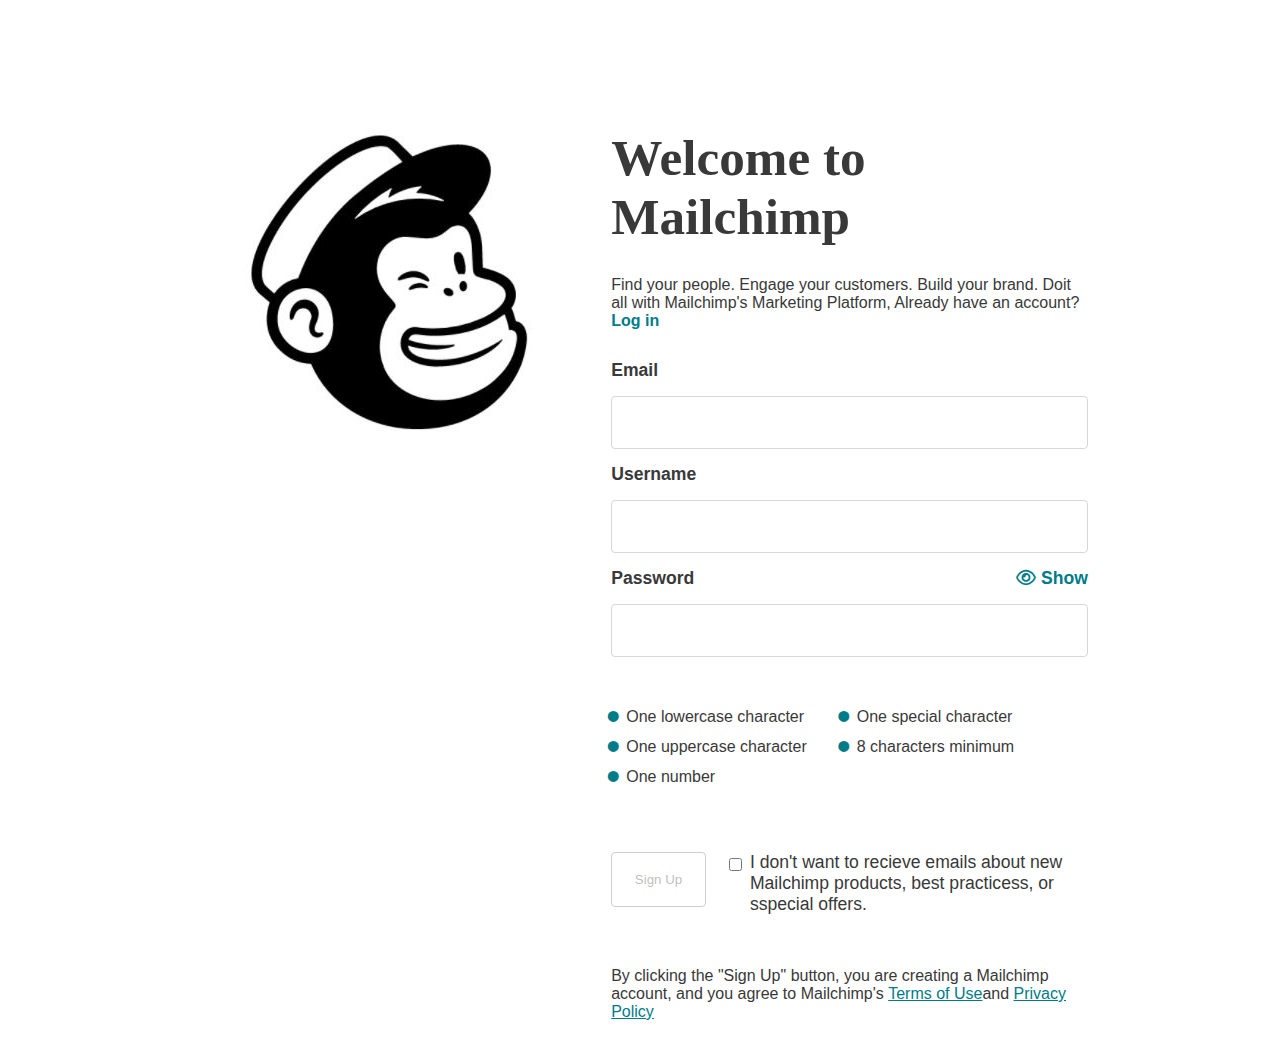
<file: index.html>
<!DOCTYPE html>
<html lang="en">
<head>
    <meta charset="UTF-8">
    <meta http-equiv="X-UA-Compatible" content="IE=edge">
    <meta name="viewport" content="width=device-width, initial-scale=1.0">
    <link rel="stylesheet" href="main.css">
    <link rel="stylesheet" href="https://cdnjs.cloudflare.com/ajax/libs/font-awesome/6.0.0-beta3/css/all.min.css">
    <title>Mailchimp Form</title>
</head>
<body>
    <main class="main">
        <aside>
            <img src="./img/logo-chimp.JPG" alt="Logo Mailchimp">
        </aside>
        <section class="form-section">
            <h2>Welcome to Mailchimp</h2>
            <p>Find your people. Engage your customers. Build your brand. Doit all
                with Mailchimp's Marketing Platform, Already have an account? <a href="#">Log in</a>
            </p>
            <form class="form-section__form">
                <label for="email">Email</label>
                <input type="email" name="email" id="email" required email>

                <label for="username">Username</label>
                <input type="text" name="username" id="username">

                <label for="password" class="form-section__pass--labelpass">Password<span><i class="far fa-eye"></i> Show</span></label>
                <input type="password" name="password" id="password" pattern="^(?=.*[a-z])(?=.*[A-Z])(?=.*[0-9])(?=.*[$@#&!]).{8,20}$" class="form-section__pass" required> 

                <div class="form-section__form__lists">
                    <ul class="form-section__form--list1">
                        <li>One lowercase character</li>
                        <li>One uppercase character</li>
                        <li>One number</li>
                    </ul>
                    <ul class="form-section__form--list2">
                        <li>One special character</li>
                        <li>8 characters minimum</li>
                    </ul>
                </div>
                <div class="form-section__form__signup">
                    <button class="form-section__form--btn" type="submit" disabled>Sign Up</button>
                    <label>
                    <input type="checkbox" name="not-recieve-mail" id="not-recieve-mail">
                       <p> I don't want to recieve emails about new
                        Mailchimp products, best practicess, or sspecial
                        offers.
                        <p>
                    </label>
                </div>

            </form>
            <div class="terms-of-use">
                <p>By clicking the "Sign Up" button, you are creating a Mailchimp account, and you 
                    agree to Mailchimp's <a href="#">Terms of Use</a>and <a href="#">Privacy Policy</a></p>
            </div>
        </section>
    </main>
</body>
</html>
</file>
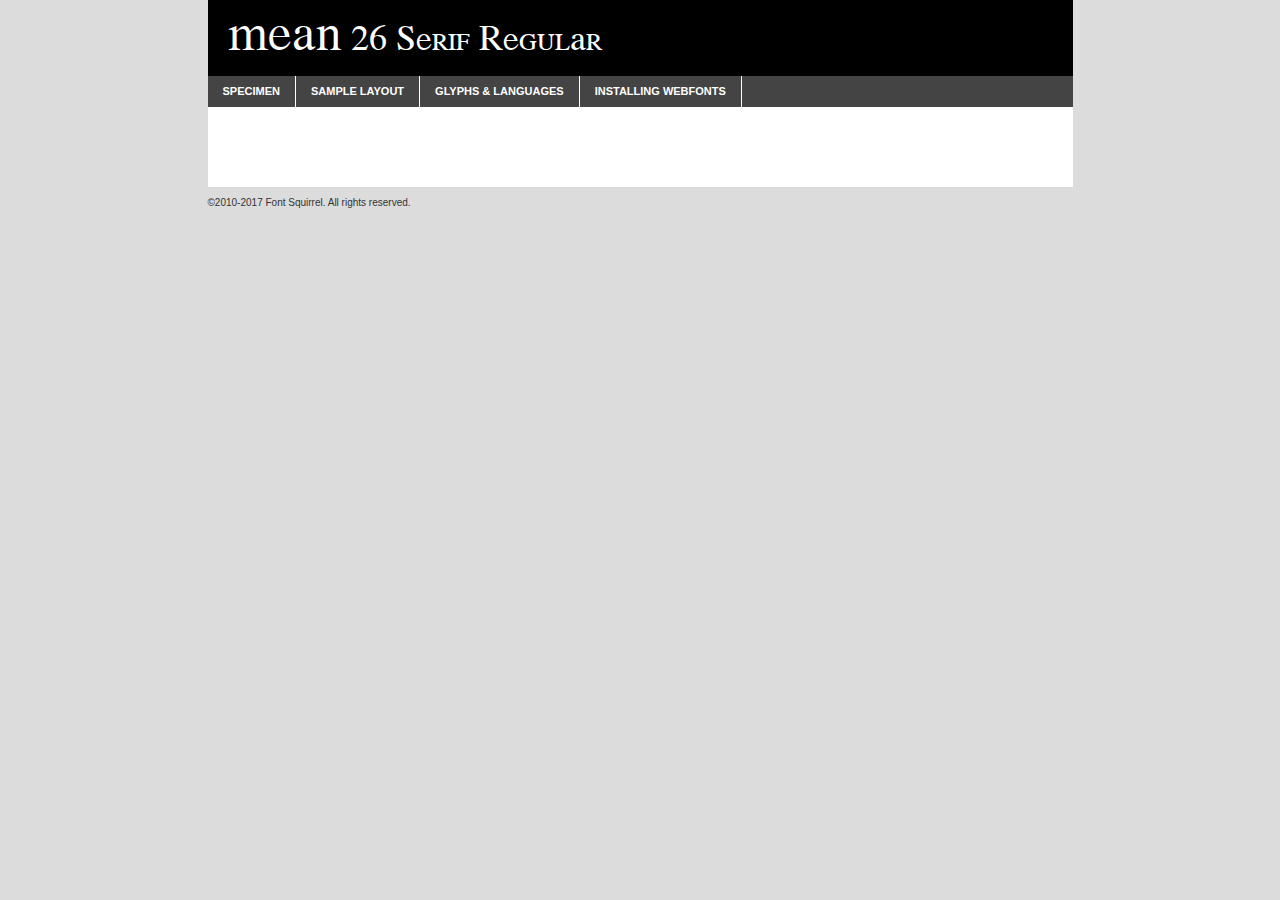
<file: fonts/meanseri-demo.html>
<!DOCTYPE html PUBLIC "-//W3C//DTD XHTML 1.0 Transitional//EN"
	"http://www.w3.org/TR/xhtml1/DTD/xhtml1-transitional.dtd">

<html xmlns="http://www.w3.org/1999/xhtml" xml:lang="en" lang="en">
<head>
	<meta http-equiv="Content-Type" content="text/html; charset=utf-8" />
	<script src="http://ajax.googleapis.com/ajax/libs/jquery/1.7.2/jquery.min.js" type="text/javascript" charset="utf-8"></script>
	<script type="text/javascript">
	(function($){$.fn.easyTabs=function(option){var param=jQuery.extend({fadeSpeed:"fast",defaultContent:1,activeClass:'active'},option);$(this).each(function(){var thisId="#"+this.id;if(param.defaultContent==''){param.defaultContent=1;}
	if(typeof param.defaultContent=="number")
	{var defaultTab=$(thisId+" .tabs li:eq("+(param.defaultContent-1)+") a").attr('href').substr(1);}else{var defaultTab=param.defaultContent;}
	$(thisId+" .tabs li a").each(function(){var tabToHide=$(this).attr('href').substr(1);$("#"+tabToHide).addClass('easytabs-tab-content');});hideAll();changeContent(defaultTab);function hideAll(){$(thisId+" .easytabs-tab-content").hide();}
	function changeContent(tabId){hideAll();$(thisId+" .tabs li").removeClass(param.activeClass);$(thisId+" .tabs li a[href=#"+tabId+"]").closest('li').addClass(param.activeClass);if(param.fadeSpeed!="none")
	{$(thisId+" #"+tabId).fadeIn(param.fadeSpeed);}else{$(thisId+" #"+tabId).show();}}
	$(thisId+" .tabs li").click(function(){var tabId=$(this).find('a').attr('href').substr(1);changeContent(tabId);return false;});});}})(jQuery);
	</script>
	<link rel="stylesheet" href="specimen_files/specimen_stylesheet.css" type="text/css" charset="utf-8" />
	<link rel="stylesheet" href="stylesheet.css" type="text/css" charset="utf-8" />

	<style type="text/css">
					body{
				font-family: 'mean_26_serifregular';
							}
		</style>

	<title>MEAN 26 Serif Regular Specimen</title>
	
	
	<script type="text/javascript" charset="utf-8">
		$(document).ready(function() {
			$('#container').easyTabs({defaultContent:1});
		});
	</script>
</head>

<body>
<div id="container">
	<div id="header">
		MEAN 26 Serif Regular	</div>
	<ul class="tabs">
		<li><a href="#specimen">Specimen</a></li>
		<li><a href="#layout">Sample Layout</a></li>
				<li><a href="#glyphs">Glyphs &amp; Languages</a></li>
		<li><a href="#installing">Installing Webfonts</a></li>
		
	</ul>
	
	<div id="main_content">

		
			<div id="specimen">
		
				<div class="section">
					<div class="grid12 firstcol">
						<div class="huge">AaBb</div>
					</div>
				</div>
		
				<div class="section">
					<div class="glyph_range">A&#x200B;B&#x200b;C&#x200b;D&#x200b;E&#x200b;F&#x200b;G&#x200b;H&#x200b;I&#x200b;J&#x200b;K&#x200b;L&#x200b;M&#x200b;N&#x200b;O&#x200b;P&#x200b;Q&#x200b;R&#x200b;S&#x200b;T&#x200b;U&#x200b;V&#x200b;W&#x200b;X&#x200b;Y&#x200b;Z&#x200b;a&#x200b;b&#x200b;c&#x200b;d&#x200b;e&#x200b;f&#x200b;g&#x200b;h&#x200b;i&#x200b;j&#x200b;k&#x200b;l&#x200b;m&#x200b;n&#x200b;o&#x200b;p&#x200b;q&#x200b;r&#x200b;s&#x200b;t&#x200b;u&#x200b;v&#x200b;w&#x200b;x&#x200b;y&#x200b;z&#x200b;1&#x200b;2&#x200b;3&#x200b;4&#x200b;5&#x200b;6&#x200b;7&#x200b;8&#x200b;9&#x200b;0&#x200b;&amp;&#x200b;.&#x200b;,&#x200b;?&#x200b;!&#x200b;&#64;&#x200b;(&#x200b;)&#x200b;#&#x200b;$&#x200b;%&#x200b;*&#x200b;+&#x200b;-&#x200b;=&#x200b;:&#x200b;;</div>
				</div>
				<div class="section">
					<div class="grid12 firstcol">
						<table class="sample_table">
							<tr><td>10</td><td class="size10">abcdefghijklmnopqrstuvwxyzABCDEFGHIJKLMNOPQRSTUVWXYZ0123456789abcdefghijklmnopqrstuvwxyzABCDEFGHIJKLMNOPQRSTUVWXYZ0123456789abcdefghijklmnopqrstuvwxyzABCDEFGHIJKLMNOPQRSTUVWXYZ</td></tr>
							<tr><td>11</td><td class="size11">abcdefghijklmnopqrstuvwxyzABCDEFGHIJKLMNOPQRSTUVWXYZ0123456789abcdefghijklmnopqrstuvwxyzABCDEFGHIJKLMNOPQRSTUVWXYZ0123456789abcdefghijklmnopqrstuvwxyzABCDEFGHIJKLMNOPQRSTUVWXYZ</td></tr>
							<tr><td>12</td><td class="size12">abcdefghijklmnopqrstuvwxyzABCDEFGHIJKLMNOPQRSTUVWXYZ0123456789abcdefghijklmnopqrstuvwxyzABCDEFGHIJKLMNOPQRSTUVWXYZ0123456789abcdefghijklmnopqrstuvwxyzABCDEFGHIJKLMNOPQRSTUVWXYZ</td></tr>
							<tr><td>13</td><td class="size13">abcdefghijklmnopqrstuvwxyzABCDEFGHIJKLMNOPQRSTUVWXYZ0123456789abcdefghijklmnopqrstuvwxyzABCDEFGHIJKLMNOPQRSTUVWXYZ0123456789abcdefghijklmnopqrstuvwxyzABCDEFGHIJKLMNOPQRSTUVWXYZ</td></tr>
							<tr><td>14</td><td class="size14">abcdefghijklmnopqrstuvwxyzABCDEFGHIJKLMNOPQRSTUVWXYZ0123456789abcdefghijklmnopqrstuvwxyzABCDEFGHIJKLMNOPQRSTUVWXYZ0123456789abcdefghijklmnopqrstuvwxyzABCDEFGHIJKLMNOPQRSTUVWXYZ</td></tr>
							<tr><td>16</td><td class="size16">abcdefghijklmnopqrstuvwxyzABCDEFGHIJKLMNOPQRSTUVWXYZ0123456789abcdefghijklmnopqrstuvwxyzABCDEFGHIJKLMNOPQRSTUVWXYZ</td></tr>
							<tr><td>18</td><td class="size18">abcdefghijklmnopqrstuvwxyzABCDEFGHIJKLMNOPQRSTUVWXYZ0123456789abcdefghijklmnopqrstuvwxyzABCDEFGHIJKLMNOPQRSTUVWXYZ</td></tr>
							<tr><td>20</td><td class="size20">abcdefghijklmnopqrstuvwxyzABCDEFGHIJKLMNOPQRSTUVWXYZ0123456789abcdefghijklmnopqrstuvwxyzABCDEFGHIJKLMNOPQRSTUVWXYZ</td></tr>
							<tr><td>24</td><td class="size24">abcdefghijklmnopqrstuvwxyzABCDEFGHIJKLMNOPQRSTUVWXYZ0123456789abcdefghijklmnopqrstuvwxyzABCDEFGHIJKLMNOPQRSTUVWXYZ</td></tr>
							<tr><td>30</td><td class="size30">abcdefghijklmnopqrstuvwxyzABCDEFGHIJKLMNOPQRSTUVWXYZ0123456789abcdefghijklmnopqrstuvwxyzABCDEFGHIJKLMNOPQRSTUVWXYZ</td></tr>
							<tr><td>36</td><td class="size36">abcdefghijklmnopqrstuvwxyzABCDEFGHIJKLMNOPQRSTUVWXYZ0123456789abcdefghijklmnopqrstuvwxyzABCDEFGHIJKLMNOPQRSTUVWXYZ</td></tr>
							<tr><td>48</td><td class="size48">abcdefghijklmnopqrstuvwxyzABCDEFGHIJKLMNOPQRSTUVWXYZ0123456789abcdefghijklmnopqrstuvwxyzABCDEFGHIJKLMNOPQRSTUVWXYZ</td></tr>
							<tr><td>60</td><td class="size60">abcdefghijklmnopqrstuvwxyzABCDEFGHIJKLMNOPQRSTUVWXYZ0123456789abcdefghijklmnopqrstuvwxyzABCDEFGHIJKLMNOPQRSTUVWXYZ</td></tr>
							<tr><td>72</td><td class="size72">abcdefghijklmnopqrstuvwxyzABCDEFGHIJKLMNOPQRSTUVWXYZ0123456789abcdefghijklmnopqrstuvwxyzABCDEFGHIJKLMNOPQRSTUVWXYZ</td></tr>
							<tr><td>90</td><td class="size90">abcdefghijklmnopqrstuvwxyzABCDEFGHIJKLMNOPQRSTUVWXYZ0123456789abcdefghijklmnopqrstuvwxyzABCDEFGHIJKLMNOPQRSTUVWXYZ</td></tr>
						</table>
				
					</div>
			
				</div>
		
		
		
								<div class="section" id="bodycomparison">


										<div id="xheight">
				<div class="fontbody">&#x25FC;&#x25FC;&#x25FC;&#x25FC;&#x25FC;&#x25FC;&#x25FC;&#x25FC;&#x25FC;&#x25FC;&#x25FC;&#x25FC;&#x25FC;&#x25FC;&#x25FC;&#x25FC;&#x25FC;&#x25FC;&#x25FC;&#x25FC;&#x25FC;&#x25FC;&#x25FC;&#x25FC;&#x25FC;&#x25FC;&#x25FC;&#x25FC;&#x25FC;&#x25FC;&#x25FC;&#x25FC;&#x25FC;&#x25FC;&#x25FC;&#x25FC;&#x25FC;&#x25FC;&#x25FC;&#x25FC;&#x25FC;&#x25FC;&#x25FC;&#x25FC;&#x25FC;&#x25FC;&#x25FC;&#x25FC;&#x25FC;&#x25FC;&#x25FC;&#x25FC;&#x25FC;&#x25FC;&#x25FC;&#x25FC;&#x25FC;&#x25FC;&#x25FC;&#x25FC;&#x25FC;&#x25FC;&#x25FC;&#x25FC;&#x25FC;&#x25FC;&#x25FC;&#x25FC;&#x25FC;&#x25FC;&#x25FC;&#x25FC;&#x25FC;&#x25FC;&#x25FC;&#x25FC;&#x25FC;&#x25FC;&#x25FC;&#x25FC;&#x25FC;&#x25FC;&#x25FC;&#x25FC;&#x25FC;&#x25FC;&#x25FC;&#x25FC;&#x25FC;&#x25FC;&#x25FC;&#x25FC;&#x25FC;&#x25FC;&#x25FC;&#x25FC;&#x25FC;&#x25FC;&#x25FC;body</div><div class="arialbody">body</div><div class="verdanabody">body</div><div class="georgiabody">body</div></div>
										<div class="fontbody" style="z-index:1">
											body<span>MEAN 26 Serif Regular</span>
										</div>
										<div class="arialbody" style="z-index:1">
											body<span>Arial</span>
										</div>
										<div class="verdanabody" style="z-index:1">
											body<span>Verdana</span>
										</div>
										<div class="georgiabody" style="z-index:1">
											body<span>Georgia</span>
										</div>



								</div>
		
		
				<div class="section psample psample_row1" id="">
					
					<div class="grid2 firstcol">
						<p class="size10"><span>10.</span>Aenean lacinia bibendum nulla sed consectetur. Fusce dapibus, tellus ac cursus commodo, tortor mauris condimentum nibh, ut fermentum massa justo sit amet risus. Nullam id dolor id nibh ultricies vehicula ut id elit. Cum sociis natoque penatibus et magnis dis parturient montes, nascetur ridiculus mus. Nulla vitae elit libero, a pharetra augue.</p>
			
					</div>
					<div class="grid3">
						<p class="size11"><span>11.</span>Aenean lacinia bibendum nulla sed consectetur. Fusce dapibus, tellus ac cursus commodo, tortor mauris condimentum nibh, ut fermentum massa justo sit amet risus. Nullam id dolor id nibh ultricies vehicula ut id elit. Cum sociis natoque penatibus et magnis dis parturient montes, nascetur ridiculus mus. Nulla vitae elit libero, a pharetra augue.</p>
			
					</div>
					<div class="grid3">
						<p class="size12"><span>12.</span>Aenean lacinia bibendum nulla sed consectetur. Fusce dapibus, tellus ac cursus commodo, tortor mauris condimentum nibh, ut fermentum massa justo sit amet risus. Nullam id dolor id nibh ultricies vehicula ut id elit. Cum sociis natoque penatibus et magnis dis parturient montes, nascetur ridiculus mus. Nulla vitae elit libero, a pharetra augue.</p>
			
					</div>
					<div class="grid4">
						<p class="size13"><span>13.</span>Aenean lacinia bibendum nulla sed consectetur. Fusce dapibus, tellus ac cursus commodo, tortor mauris condimentum nibh, ut fermentum massa justo sit amet risus. Nullam id dolor id nibh ultricies vehicula ut id elit. Cum sociis natoque penatibus et magnis dis parturient montes, nascetur ridiculus mus. Nulla vitae elit libero, a pharetra augue.</p>
			
					</div>
					<div class="white_blend"></div>
					
				</div>
				<div class="section psample psample_row2" id="">
					<div class="grid3 firstcol">
						<p class="size14"><span>14.</span>Aenean lacinia bibendum nulla sed consectetur. Fusce dapibus, tellus ac cursus commodo, tortor mauris condimentum nibh, ut fermentum massa justo sit amet risus. Nullam id dolor id nibh ultricies vehicula ut id elit. Cum sociis natoque penatibus et magnis dis parturient montes, nascetur ridiculus mus. Nulla vitae elit libero, a pharetra augue.</p>
			
					</div>
					<div class="grid4">
						<p class="size16"><span>16.</span>Aenean lacinia bibendum nulla sed consectetur. Fusce dapibus, tellus ac cursus commodo, tortor mauris condimentum nibh, ut fermentum massa justo sit amet risus. Nullam id dolor id nibh ultricies vehicula ut id elit. Cum sociis natoque penatibus et magnis dis parturient montes, nascetur ridiculus mus. Nulla vitae elit libero, a pharetra augue.</p>
			
					</div>
					<div class="grid5">
						<p class="size18"><span>18.</span>Aenean lacinia bibendum nulla sed consectetur. Fusce dapibus, tellus ac cursus commodo, tortor mauris condimentum nibh, ut fermentum massa justo sit amet risus. Nullam id dolor id nibh ultricies vehicula ut id elit. Cum sociis natoque penatibus et magnis dis parturient montes, nascetur ridiculus mus. Nulla vitae elit libero, a pharetra augue.</p>
			
					</div>

					<div class="white_blend"></div>

				</div>
				
				<div class="section psample psample_row3" id="">
					<div class="grid5 firstcol">
						<p class="size20"><span>20.</span>Aenean lacinia bibendum nulla sed consectetur. Fusce dapibus, tellus ac cursus commodo, tortor mauris condimentum nibh, ut fermentum massa justo sit amet risus. Nullam id dolor id nibh ultricies vehicula ut id elit. Cum sociis natoque penatibus et magnis dis parturient montes, nascetur ridiculus mus. Nulla vitae elit libero, a pharetra augue.</p>
					</div>
					<div class="grid7">
						<p class="size24"><span>24.</span>Aenean lacinia bibendum nulla sed consectetur. Fusce dapibus, tellus ac cursus commodo, tortor mauris condimentum nibh, ut fermentum massa justo sit amet risus. Nullam id dolor id nibh ultricies vehicula ut id elit. Cum sociis natoque penatibus et magnis dis parturient montes, nascetur ridiculus mus. Nulla vitae elit libero, a pharetra augue.</p>
					</div>
					
					<div class="white_blend"></div>
					
				</div>
				
				<div class="section psample psample_row4" id="">
					<div class="grid12 firstcol">
						<p class="size30"><span>30.</span>Aenean lacinia bibendum nulla sed consectetur. Fusce dapibus, tellus ac cursus commodo, tortor mauris condimentum nibh, ut fermentum massa justo sit amet risus. Nullam id dolor id nibh ultricies vehicula ut id elit. Cum sociis natoque penatibus et magnis dis parturient montes, nascetur ridiculus mus. Nulla vitae elit libero, a pharetra augue.</p>
					</div>
					<div class="white_blend"></div>
					
				</div>
				
				
				
				<div class="section psample psample_row1 fullreverse">
					<div class="grid2 firstcol">
						<p class="size10"><span>10.</span>Aenean lacinia bibendum nulla sed consectetur. Fusce dapibus, tellus ac cursus commodo, tortor mauris condimentum nibh, ut fermentum massa justo sit amet risus. Nullam id dolor id nibh ultricies vehicula ut id elit. Cum sociis natoque penatibus et magnis dis parturient montes, nascetur ridiculus mus. Nulla vitae elit libero, a pharetra augue.</p>
			
					</div>
					<div class="grid3">
						<p class="size11"><span>11.</span>Aenean lacinia bibendum nulla sed consectetur. Fusce dapibus, tellus ac cursus commodo, tortor mauris condimentum nibh, ut fermentum massa justo sit amet risus. Nullam id dolor id nibh ultricies vehicula ut id elit. Cum sociis natoque penatibus et magnis dis parturient montes, nascetur ridiculus mus. Nulla vitae elit libero, a pharetra augue.</p>
			
					</div>
					<div class="grid3">
						<p class="size12"><span>12.</span>Aenean lacinia bibendum nulla sed consectetur. Fusce dapibus, tellus ac cursus commodo, tortor mauris condimentum nibh, ut fermentum massa justo sit amet risus. Nullam id dolor id nibh ultricies vehicula ut id elit. Cum sociis natoque penatibus et magnis dis parturient montes, nascetur ridiculus mus. Nulla vitae elit libero, a pharetra augue.</p>
			
					</div>
					<div class="grid4">
						<p class="size13"><span>13.</span>Aenean lacinia bibendum nulla sed consectetur. Fusce dapibus, tellus ac cursus commodo, tortor mauris condimentum nibh, ut fermentum massa justo sit amet risus. Nullam id dolor id nibh ultricies vehicula ut id elit. Cum sociis natoque penatibus et magnis dis parturient montes, nascetur ridiculus mus. Nulla vitae elit libero, a pharetra augue.</p>
			
					</div>
					<div class="black_blend"></div>
					
				</div>
				
				<div class="section psample psample_row2 fullreverse">
					<div class="grid3 firstcol">
						<p class="size14"><span>14.</span>Aenean lacinia bibendum nulla sed consectetur. Fusce dapibus, tellus ac cursus commodo, tortor mauris condimentum nibh, ut fermentum massa justo sit amet risus. Nullam id dolor id nibh ultricies vehicula ut id elit. Cum sociis natoque penatibus et magnis dis parturient montes, nascetur ridiculus mus. Nulla vitae elit libero, a pharetra augue.</p>
			
					</div>
					<div class="grid4">
						<p class="size16"><span>16.</span>Aenean lacinia bibendum nulla sed consectetur. Fusce dapibus, tellus ac cursus commodo, tortor mauris condimentum nibh, ut fermentum massa justo sit amet risus. Nullam id dolor id nibh ultricies vehicula ut id elit. Cum sociis natoque penatibus et magnis dis parturient montes, nascetur ridiculus mus. Nulla vitae elit libero, a pharetra augue.</p>
			
					</div>
					<div class="grid5">
						<p class="size18"><span>18.</span>Aenean lacinia bibendum nulla sed consectetur. Fusce dapibus, tellus ac cursus commodo, tortor mauris condimentum nibh, ut fermentum massa justo sit amet risus. Nullam id dolor id nibh ultricies vehicula ut id elit. Cum sociis natoque penatibus et magnis dis parturient montes, nascetur ridiculus mus. Nulla vitae elit libero, a pharetra augue.</p>
			
					</div>
					<div class="black_blend"></div>

				</div>
				
				<div class="section psample fullreverse psample_row3" id="">
					<div class="grid5 firstcol">
						<p class="size20"><span>20.</span>Aenean lacinia bibendum nulla sed consectetur. Fusce dapibus, tellus ac cursus commodo, tortor mauris condimentum nibh, ut fermentum massa justo sit amet risus. Nullam id dolor id nibh ultricies vehicula ut id elit. Cum sociis natoque penatibus et magnis dis parturient montes, nascetur ridiculus mus. Nulla vitae elit libero, a pharetra augue.</p>
					</div>
					<div class="grid7">
						<p class="size24"><span>24.</span>Aenean lacinia bibendum nulla sed consectetur. Fusce dapibus, tellus ac cursus commodo, tortor mauris condimentum nibh, ut fermentum massa justo sit amet risus. Nullam id dolor id nibh ultricies vehicula ut id elit. Cum sociis natoque penatibus et magnis dis parturient montes, nascetur ridiculus mus. Nulla vitae elit libero, a pharetra augue.</p>
					</div>
					
					<div class="black_blend"></div>
					
				</div>
				
				<div class="section psample fullreverse psample_row4" id="" style="border-bottom: 20px #000 solid;">
					<div class="grid12 firstcol">
						<p class="size30"><span>30.</span>Aenean lacinia bibendum nulla sed consectetur. Fusce dapibus, tellus ac cursus commodo, tortor mauris condimentum nibh, ut fermentum massa justo sit amet risus. Nullam id dolor id nibh ultricies vehicula ut id elit. Cum sociis natoque penatibus et magnis dis parturient montes, nascetur ridiculus mus. Nulla vitae elit libero, a pharetra augue.</p>
					</div>
					<div class="black_blend"></div>
					
				</div>
				
				
				
				
			</div>
			
			<div id="layout">
				
				<div class="section">
					
					<div class="grid12 firstcol">
						<h1>Lorem Ipsum Dolor</h1>
						<h2>Etiam porta sem malesuada magna mollis euismod</h2>
						
						<p class="byline">By <a href="#link">Aenean Lacinia</a></p>
					</div>
				</div>
				<div class="section">
					<div class="grid8 firstcol">
						<p class="large">Donec sed odio dui. Morbi leo risus, porta ac consectetur ac, vestibulum at eros. Fusce dapibus, tellus ac cursus commodo, tortor mauris condimentum nibh, ut fermentum massa justo sit amet risus. </p>

						
						<h3>Pellentesque ornare sem</h3>

						<p>Maecenas sed diam eget risus varius blandit sit amet non magna. Maecenas faucibus mollis interdum. Donec ullamcorper nulla non metus auctor fringilla. Nullam id dolor id nibh ultricies vehicula ut id elit. Nullam id dolor id nibh ultricies vehicula ut id elit. </p>

						<p>Aenean eu leo quam. Pellentesque ornare sem lacinia quam venenatis vestibulum. Lorem ipsum dolor sit amet, consectetur adipiscing elit. Cum sociis natoque penatibus et magnis dis parturient montes, nascetur ridiculus mus. </p>

						<p>Nulla vitae elit libero, a pharetra augue. Praesent commodo cursus magna, vel scelerisque nisl consectetur et. Aenean lacinia bibendum nulla sed consectetur. </p>

						<p>Nullam quis risus eget urna mollis ornare vel eu leo. Nullam quis risus eget urna mollis ornare vel eu leo. Maecenas sed diam eget risus varius blandit sit amet non magna. Donec ullamcorper nulla non metus auctor fringilla. </p>

						<h3>Cras mattis consectetur</h3>

						<p>Aenean eu leo quam. Pellentesque ornare sem lacinia quam venenatis vestibulum. Aenean lacinia bibendum nulla sed consectetur. Integer posuere erat a ante venenatis dapibus posuere velit aliquet. Cras mattis consectetur purus sit amet fermentum. </p>

						<p>Nullam id dolor id nibh ultricies vehicula ut id elit. Nullam quis risus eget urna mollis ornare vel eu leo. Cras mattis consectetur purus sit amet fermentum.</p>
					</div>
					
					<div class="grid4 sidebar">
						
						<div class="box reverse">
							<p class="last">Nullam quis risus eget urna mollis ornare vel eu leo. Donec ullamcorper nulla non metus auctor fringilla. Cras mattis consectetur purus sit amet fermentum. Sed posuere consectetur est at lobortis. Lorem ipsum dolor sit amet, consectetur adipiscing elit. </p>
						</div>
						
						<p class="caption">Maecenas sed diam eget risus varius.</p>

						<p>Vestibulum id ligula porta felis euismod semper. Integer posuere erat a ante venenatis dapibus posuere velit aliquet. Vestibulum id ligula porta felis euismod semper. Sed posuere consectetur est at lobortis. Maecenas sed diam eget risus varius blandit sit amet non magna. Fusce dapibus, tellus ac cursus commodo, tortor mauris condimentum nibh, ut fermentum massa justo sit amet risus. </p>

					

						<p>Duis mollis, est non commodo luctus, nisi erat porttitor ligula, eget lacinia odio sem nec elit. Aenean lacinia bibendum nulla sed consectetur. Vivamus sagittis lacus vel augue laoreet rutrum faucibus dolor auctor. Aenean lacinia bibendum nulla sed consectetur. Nullam quis risus eget urna mollis ornare vel eu leo. </p>

						<p>Praesent commodo cursus magna, vel scelerisque nisl consectetur et. Donec ullamcorper nulla non metus auctor fringilla. Maecenas faucibus mollis interdum. Fusce dapibus, tellus ac cursus commodo, tortor mauris condimentum nibh, ut fermentum massa justo sit amet risus. </p>

					</div>
				</div>
				
			</div>


			



		<div id="glyphs">
			<div class="section">
				<div class="grid12 firstcol">
			
				<h1>Language Support</h1>
				<p>The subset of MEAN 26 Serif Regular in this kit supports the following languages:<br />
			
					Albanian, Basque, Breton, Chamorro, Danish, Dutch, English, Faroese, Finnish, French, Frisian, Galician, Icelandic, Italian, Malagasy, Norwegian, Portuguese, Spanish, Alsatian, Aragonese, Arapaho, Arrernte, Asturian, Aymara, Bislama, Cebuano, Corsican, Fijian, French_creole, Genoese, Gilbertese, Greenlandic, Haitian_creole, Hiligaynon, Hmong, Hopi, Ibanag, Iloko_ilokano, Indonesian, Interglossa_glosa, Interlingua, Irish_gaelic, Jerriais, Lojban, Lombard, Luxembourgeois, Manx, Mohawk, Norfolk_pitcairnese, Occitan, Oromo, Pangasinan, Papiamento, Piedmontese, Potawatomi, Rhaeto-romance, Romansh, Rotokas, Sami_lule, Samoan, Sardinian, Scots_gaelic, Seychelles_creole, Shona, Sicilian, Somali, Southern_ndebele, Swahili, Swati_swazi, Tagalog_filipino_pilipino, Tetum, Tok_pisin, Uyghur_latinized, Volapuk, Walloon, Warlpiri, Xhosa, Yapese, Zulu, Latinbasic, Ubasic, Demo				</p>
				<h1>Glyph Chart</h1>
				<p>The subset of MEAN 26 Serif Regular in this kit includes all the glyphs listed below. Unicode entities are included above each glyph to help you insert individual characters into your layout.</p>
				<div id="glyph_chart">
			
																				 <div><p>&amp;#13;</p>&#13;</div>
																				 <div><p>&amp;#32;</p>&#32;</div>
																				 <div><p>&amp;#33;</p>&#33;</div>
																				 <div><p>&amp;#34;</p>&#34;</div>
																				 <div><p>&amp;#35;</p>&#35;</div>
																				 <div><p>&amp;#36;</p>&#36;</div>
																				 <div><p>&amp;#37;</p>&#37;</div>
																				 <div><p>&amp;#38;</p>&#38;</div>
																				 <div><p>&amp;#39;</p>&#39;</div>
																				 <div><p>&amp;#40;</p>&#40;</div>
																				 <div><p>&amp;#41;</p>&#41;</div>
																				 <div><p>&amp;#42;</p>&#42;</div>
																				 <div><p>&amp;#43;</p>&#43;</div>
																				 <div><p>&amp;#44;</p>&#44;</div>
																				 <div><p>&amp;#45;</p>&#45;</div>
																				 <div><p>&amp;#46;</p>&#46;</div>
																				 <div><p>&amp;#47;</p>&#47;</div>
																				 <div><p>&amp;#48;</p>&#48;</div>
																				 <div><p>&amp;#49;</p>&#49;</div>
																				 <div><p>&amp;#50;</p>&#50;</div>
																				 <div><p>&amp;#51;</p>&#51;</div>
																				 <div><p>&amp;#52;</p>&#52;</div>
																				 <div><p>&amp;#53;</p>&#53;</div>
																				 <div><p>&amp;#54;</p>&#54;</div>
																				 <div><p>&amp;#55;</p>&#55;</div>
																				 <div><p>&amp;#56;</p>&#56;</div>
																				 <div><p>&amp;#57;</p>&#57;</div>
																				 <div><p>&amp;#58;</p>&#58;</div>
																				 <div><p>&amp;#59;</p>&#59;</div>
																				 <div><p>&amp;#60;</p>&#60;</div>
																				 <div><p>&amp;#61;</p>&#61;</div>
																				 <div><p>&amp;#62;</p>&#62;</div>
																				 <div><p>&amp;#63;</p>&#63;</div>
																				 <div><p>&amp;#64;</p>&#64;</div>
																				 <div><p>&amp;#65;</p>&#65;</div>
																				 <div><p>&amp;#66;</p>&#66;</div>
																				 <div><p>&amp;#67;</p>&#67;</div>
																				 <div><p>&amp;#68;</p>&#68;</div>
																				 <div><p>&amp;#69;</p>&#69;</div>
																				 <div><p>&amp;#70;</p>&#70;</div>
																				 <div><p>&amp;#71;</p>&#71;</div>
																				 <div><p>&amp;#72;</p>&#72;</div>
																				 <div><p>&amp;#73;</p>&#73;</div>
																				 <div><p>&amp;#74;</p>&#74;</div>
																				 <div><p>&amp;#75;</p>&#75;</div>
																				 <div><p>&amp;#76;</p>&#76;</div>
																				 <div><p>&amp;#77;</p>&#77;</div>
																				 <div><p>&amp;#78;</p>&#78;</div>
																				 <div><p>&amp;#79;</p>&#79;</div>
																				 <div><p>&amp;#80;</p>&#80;</div>
																				 <div><p>&amp;#81;</p>&#81;</div>
																				 <div><p>&amp;#82;</p>&#82;</div>
																				 <div><p>&amp;#83;</p>&#83;</div>
																				 <div><p>&amp;#84;</p>&#84;</div>
																				 <div><p>&amp;#85;</p>&#85;</div>
																				 <div><p>&amp;#86;</p>&#86;</div>
																				 <div><p>&amp;#87;</p>&#87;</div>
																				 <div><p>&amp;#88;</p>&#88;</div>
																				 <div><p>&amp;#89;</p>&#89;</div>
																				 <div><p>&amp;#90;</p>&#90;</div>
																				 <div><p>&amp;#91;</p>&#91;</div>
																				 <div><p>&amp;#92;</p>&#92;</div>
																				 <div><p>&amp;#93;</p>&#93;</div>
																				 <div><p>&amp;#94;</p>&#94;</div>
																				 <div><p>&amp;#95;</p>&#95;</div>
																				 <div><p>&amp;#96;</p>&#96;</div>
																				 <div><p>&amp;#97;</p>&#97;</div>
																				 <div><p>&amp;#98;</p>&#98;</div>
																				 <div><p>&amp;#99;</p>&#99;</div>
																				 <div><p>&amp;#100;</p>&#100;</div>
																				 <div><p>&amp;#101;</p>&#101;</div>
																				 <div><p>&amp;#102;</p>&#102;</div>
																				 <div><p>&amp;#103;</p>&#103;</div>
																				 <div><p>&amp;#104;</p>&#104;</div>
																				 <div><p>&amp;#105;</p>&#105;</div>
																				 <div><p>&amp;#106;</p>&#106;</div>
																				 <div><p>&amp;#107;</p>&#107;</div>
																				 <div><p>&amp;#108;</p>&#108;</div>
																				 <div><p>&amp;#109;</p>&#109;</div>
																				 <div><p>&amp;#110;</p>&#110;</div>
																				 <div><p>&amp;#111;</p>&#111;</div>
																				 <div><p>&amp;#112;</p>&#112;</div>
																				 <div><p>&amp;#113;</p>&#113;</div>
																				 <div><p>&amp;#114;</p>&#114;</div>
																				 <div><p>&amp;#115;</p>&#115;</div>
																				 <div><p>&amp;#116;</p>&#116;</div>
																				 <div><p>&amp;#117;</p>&#117;</div>
																				 <div><p>&amp;#118;</p>&#118;</div>
																				 <div><p>&amp;#119;</p>&#119;</div>
																				 <div><p>&amp;#120;</p>&#120;</div>
																				 <div><p>&amp;#121;</p>&#121;</div>
																				 <div><p>&amp;#122;</p>&#122;</div>
																				 <div><p>&amp;#123;</p>&#123;</div>
																				 <div><p>&amp;#124;</p>&#124;</div>
																				 <div><p>&amp;#125;</p>&#125;</div>
																				 <div><p>&amp;#126;</p>&#126;</div>
																				 <div><p>&amp;#160;</p>&#160;</div>
																				 <div><p>&amp;#161;</p>&#161;</div>
																				 <div><p>&amp;#162;</p>&#162;</div>
																				 <div><p>&amp;#163;</p>&#163;</div>
																				 <div><p>&amp;#164;</p>&#164;</div>
																				 <div><p>&amp;#165;</p>&#165;</div>
																				 <div><p>&amp;#168;</p>&#168;</div>
																				 <div><p>&amp;#170;</p>&#170;</div>
																				 <div><p>&amp;#171;</p>&#171;</div>
																				 <div><p>&amp;#173;</p>&#173;</div>
																				 <div><p>&amp;#176;</p>&#176;</div>
																				 <div><p>&amp;#178;</p>&#178;</div>
																				 <div><p>&amp;#179;</p>&#179;</div>
																				 <div><p>&amp;#180;</p>&#180;</div>
																				 <div><p>&amp;#183;</p>&#183;</div>
																				 <div><p>&amp;#184;</p>&#184;</div>
																				 <div><p>&amp;#185;</p>&#185;</div>
																				 <div><p>&amp;#186;</p>&#186;</div>
																				 <div><p>&amp;#187;</p>&#187;</div>
																				 <div><p>&amp;#188;</p>&#188;</div>
																				 <div><p>&amp;#189;</p>&#189;</div>
																				 <div><p>&amp;#190;</p>&#190;</div>
																				 <div><p>&amp;#191;</p>&#191;</div>
																				 <div><p>&amp;#192;</p>&#192;</div>
																				 <div><p>&amp;#193;</p>&#193;</div>
																				 <div><p>&amp;#194;</p>&#194;</div>
																				 <div><p>&amp;#195;</p>&#195;</div>
																				 <div><p>&amp;#196;</p>&#196;</div>
																				 <div><p>&amp;#197;</p>&#197;</div>
																				 <div><p>&amp;#198;</p>&#198;</div>
																				 <div><p>&amp;#199;</p>&#199;</div>
																				 <div><p>&amp;#200;</p>&#200;</div>
																				 <div><p>&amp;#201;</p>&#201;</div>
																				 <div><p>&amp;#202;</p>&#202;</div>
																				 <div><p>&amp;#203;</p>&#203;</div>
																				 <div><p>&amp;#204;</p>&#204;</div>
																				 <div><p>&amp;#205;</p>&#205;</div>
																				 <div><p>&amp;#206;</p>&#206;</div>
																				 <div><p>&amp;#207;</p>&#207;</div>
																				 <div><p>&amp;#208;</p>&#208;</div>
																				 <div><p>&amp;#209;</p>&#209;</div>
																				 <div><p>&amp;#210;</p>&#210;</div>
																				 <div><p>&amp;#211;</p>&#211;</div>
																				 <div><p>&amp;#212;</p>&#212;</div>
																				 <div><p>&amp;#213;</p>&#213;</div>
																				 <div><p>&amp;#214;</p>&#214;</div>
																				 <div><p>&amp;#216;</p>&#216;</div>
																				 <div><p>&amp;#217;</p>&#217;</div>
																				 <div><p>&amp;#218;</p>&#218;</div>
																				 <div><p>&amp;#219;</p>&#219;</div>
																				 <div><p>&amp;#220;</p>&#220;</div>
																				 <div><p>&amp;#221;</p>&#221;</div>
																				 <div><p>&amp;#222;</p>&#222;</div>
																				 <div><p>&amp;#224;</p>&#224;</div>
																				 <div><p>&amp;#225;</p>&#225;</div>
																				 <div><p>&amp;#226;</p>&#226;</div>
																				 <div><p>&amp;#227;</p>&#227;</div>
																				 <div><p>&amp;#228;</p>&#228;</div>
																				 <div><p>&amp;#229;</p>&#229;</div>
																				 <div><p>&amp;#230;</p>&#230;</div>
																				 <div><p>&amp;#231;</p>&#231;</div>
																				 <div><p>&amp;#232;</p>&#232;</div>
																				 <div><p>&amp;#233;</p>&#233;</div>
																				 <div><p>&amp;#234;</p>&#234;</div>
																				 <div><p>&amp;#235;</p>&#235;</div>
																				 <div><p>&amp;#236;</p>&#236;</div>
																				 <div><p>&amp;#237;</p>&#237;</div>
																				 <div><p>&amp;#238;</p>&#238;</div>
																				 <div><p>&amp;#239;</p>&#239;</div>
																				 <div><p>&amp;#240;</p>&#240;</div>
																				 <div><p>&amp;#241;</p>&#241;</div>
																				 <div><p>&amp;#242;</p>&#242;</div>
																				 <div><p>&amp;#243;</p>&#243;</div>
																				 <div><p>&amp;#244;</p>&#244;</div>
																				 <div><p>&amp;#245;</p>&#245;</div>
																				 <div><p>&amp;#246;</p>&#246;</div>
																				 <div><p>&amp;#248;</p>&#248;</div>
																				 <div><p>&amp;#249;</p>&#249;</div>
																				 <div><p>&amp;#250;</p>&#250;</div>
																				 <div><p>&amp;#251;</p>&#251;</div>
																				 <div><p>&amp;#252;</p>&#252;</div>
																				 <div><p>&amp;#253;</p>&#253;</div>
																				 <div><p>&amp;#254;</p>&#254;</div>
																				 <div><p>&amp;#255;</p>&#255;</div>
																				 <div><p>&amp;#338;</p>&#338;</div>
																				 <div><p>&amp;#339;</p>&#339;</div>
																				 <div><p>&amp;#376;</p>&#376;</div>
																				 <div><p>&amp;#710;</p>&#710;</div>
																				 <div><p>&amp;#732;</p>&#732;</div>
																				 <div><p>&amp;#8192;</p>&#8192;</div>
																				 <div><p>&amp;#8193;</p>&#8193;</div>
																				 <div><p>&amp;#8194;</p>&#8194;</div>
																				 <div><p>&amp;#8195;</p>&#8195;</div>
																				 <div><p>&amp;#8196;</p>&#8196;</div>
																				 <div><p>&amp;#8197;</p>&#8197;</div>
																				 <div><p>&amp;#8198;</p>&#8198;</div>
																				 <div><p>&amp;#8199;</p>&#8199;</div>
																				 <div><p>&amp;#8200;</p>&#8200;</div>
																				 <div><p>&amp;#8201;</p>&#8201;</div>
																				 <div><p>&amp;#8202;</p>&#8202;</div>
																				 <div><p>&amp;#8208;</p>&#8208;</div>
																				 <div><p>&amp;#8209;</p>&#8209;</div>
																				 <div><p>&amp;#8210;</p>&#8210;</div>
																				 <div><p>&amp;#8211;</p>&#8211;</div>
																				 <div><p>&amp;#8212;</p>&#8212;</div>
																				 <div><p>&amp;#8216;</p>&#8216;</div>
																				 <div><p>&amp;#8217;</p>&#8217;</div>
																				 <div><p>&amp;#8218;</p>&#8218;</div>
																				 <div><p>&amp;#8220;</p>&#8220;</div>
																				 <div><p>&amp;#8221;</p>&#8221;</div>
																				 <div><p>&amp;#8222;</p>&#8222;</div>
																				 <div><p>&amp;#8226;</p>&#8226;</div>
																				 <div><p>&amp;#8230;</p>&#8230;</div>
																				 <div><p>&amp;#8239;</p>&#8239;</div>
																				 <div><p>&amp;#8249;</p>&#8249;</div>
																				 <div><p>&amp;#8250;</p>&#8250;</div>
																				 <div><p>&amp;#8287;</p>&#8287;</div>
																				 <div><p>&amp;#9724;</p>&#9724;</div>
																																						</div>	
				</div>
		
		
			</div>
		</div>
		
		
		<div id="specs">
			
		</div>
	
		<div id="installing">
			<div class="section">
				<div class="grid7 firstcol">
					<h1>Installing Webfonts</h1>
					
					<p>Webfonts are supported by all major browser platforms but not all in the same way. There are currently four different font formats that must be included in order to target all browsers. This includes TTF, WOFF, EOT and SVG.</p>
					
					<h2>1. Upload your webfonts</h2>
					<p>You must upload your webfont kit to your website. They should be in or near the same directory as your CSS files.</p>
					
					<h2>2. Include the webfont stylesheet</h2>
					<p>A special CSS @font-face declaration helps the various browsers select the appropriate font it needs without causing you a bunch of headaches. Learn more about this syntax by reading the <a href="https://www.fontspring.com/blog/further-hardening-of-the-bulletproof-syntax">Fontspring blog post</a> about it. The code for it is as follows:</p>


<code>
@font-face{ 
	font-family: 'MyWebFont';
	src: url('WebFont.eot');
	src: url('WebFont.eot?#iefix') format('embedded-opentype'),
	     url('WebFont.woff') format('woff'),
	     url('WebFont.ttf') format('truetype'),
	     url('WebFont.svg#webfont') format('svg');
}
</code>

	<p>We've already gone ahead and generated the code for you. All you have to do is link to the stylesheet in your HTML, like this:</p>
	<code>&lt;link rel=&quot;stylesheet&quot; href=&quot;stylesheet.css&quot; type=&quot;text/css&quot; charset=&quot;utf-8&quot; /&gt;</code>

					<h2>3. Modify your own stylesheet</h2>
					<p>To take advantage of your new fonts, you must tell your stylesheet to use them. Look at the original @font-face declaration above and find the property called "font-family." The name linked there will be what you use to reference the font. Prepend that webfont name to the font stack in the "font-family" property, inside the selector you want to change. For example:</p>
<code>p { font-family: 'WebFont', Arial, sans-serif; }</code>

<h2>4. Test</h2>
<p>Getting webfonts to work cross-browser <em>can</em> be tricky. Use the information in the sidebar to help you if you find that fonts aren't loading in a particular browser.</p>
				</div>
				
				<div class="grid5 sidebar">
					<div class="box">
						<h2>Troubleshooting<br />Font-Face Problems</h2>
						<p>Having trouble getting your webfonts to load in your new website? Here are some tips to sort out what might be the problem.</p>

						<h3>Fonts not showing in any browser</h3>

						<p>This sounds like you need to work on the plumbing. You either did not upload the fonts to the correct directory, or you did not link the fonts properly in the CSS. If you've confirmed that all this is correct and you still have a problem, take a look at your .htaccess file and see if requests are getting intercepted.</p>

						<h3>Fonts not loading in iPhone or iPad</h3>

						<p>The most common problem here is that you are serving the fonts from an IIS server. IIS refuses to serve files that have unknown MIME types. If that is the case, you must set the MIME type for SVG to "image/svg+xml" in the server settings. Follow these instructions from Microsoft if you need help.</p>

						<h3>Fonts not loading in Firefox</h3>

						<p>The primary reason for this failure? You are still using a version Firefox older than 3.5. So upgrade already! If that isn't it, then you are very likely serving fonts from a different domain. Firefox requires that all font assets be served from the same domain. Lastly it is possible that you need to add WOFF to your list of MIME types (if you are serving via IIS.)</p>

						<h3>Fonts not loading in IE</h3>

						<p>Are you looking at Internet Explorer on an actual Windows machine or are you cheating by using a service like Adobe BrowserLab? Many of these screenshot services do not render @font-face for IE. Best to test it on a real machine.</p>

						<h3>Fonts not loading in IE9</h3>

						<p>IE9, like Firefox, requires that fonts be served from the same domain as the website. Make sure that is the case.</p>
					</div>
				</div>
			</div>
			
		</div>
	
	</div>
	<div id="footer">
		<p>&copy;2010-2017 Font Squirrel. All rights reserved.</p>
	</div>
</div>
</body>
</html>
</file>
<file: main.css>
@charset "UTF-8";
/*intento fallido de encontrar la fuente de los titles de mailchimp :) */
@font-face {
  font-family: 'mean_26_serifregular';
  src: url("../fonts/meanseri-webfont.woff2") format("woff2"), url("../fonts/meanseri-webfont.woff") format("woff");
  font-weight: normal;
  font-style: normal;
}

.form-section__form__lists {
  display: -webkit-box;
  display: -ms-flexbox;
  display: flex;
  -webkit-box-pack: start;
      -ms-flex-pack: start;
          justify-content: flex-start;
  padding: 30px 0 30px 15px;
}

@media only screen and (max-width: 992px) {
  .form-section__form__lists {
    -webkit-box-orient: vertical;
    -webkit-box-direction: normal;
        -ms-flex-direction: column;
            flex-direction: column;
  }
}

.form-section__form__lists .form-section__form--list2 {
  margin-left: 180px;
}

@media only screen and (max-width: 1385px) {
  .form-section__form__lists .form-section__form--list2 {
    margin-left: 50px;
  }
}

@media only screen and (max-width: 992px) {
  .form-section__form__lists .form-section__form--list2 {
    margin-left: 0;
  }
}

.form-section__form__lists ul {
  list-style-type: none;
}

.form-section__form__lists ul li {
  position: relative;
  padding: 6px 0;
}

.form-section__form__lists ul li::before {
  content: "•";
  position: absolute;
  top: -8px;
  left: -20px;
  color: #007C89;
  font-size: 2.5rem;
}

.form-section h2 {
  font-family: Georgia, serif;
  font-size: 3.2rem;
}

@media only screen and (max-width: 992px) {
  .form-section h2 {
    margin-left: 0;
    font-size: 2.8rem;
  }
}

.form-section p {
  padding: 30px 0;
}

.form-section .form-section__form {
  display: -webkit-box;
  display: -ms-flexbox;
  display: flex;
  -webkit-box-orient: vertical;
  -webkit-box-direction: normal;
      -ms-flex-direction: column;
          flex-direction: column;
}

.form-section .form-section__form label {
  font-weight: bold;
  font-size: 1.1rem;
}

.form-section .form-section__form input {
  padding: 18px 15px;
  border: 1px solid #d7d7d7;
  border-radius: 4px;
  margin: 15px 0;
}

.form-section .form-section__form input:focus {
  border: 1px solid #007C89;
}

.form-section .form-section__form .form-section__pass--labelpass {
  position: relative;
}

.form-section .form-section__form .form-section__pass--labelpass span {
  position: absolute;
  right: 0;
  color: #007C89;
  cursor: pointer;
}

aside {
  display: -webkit-box;
  display: -ms-flexbox;
  display: flex;
  width: 20%;
  padding: 0 120px;
  -webkit-box-pack: center;
      -ms-flex-pack: center;
          justify-content: center;
  -webkit-box-align: start;
      -ms-flex-align: start;
          align-items: flex-start;
}

@media only screen and (max-width: 992px) {
  aside {
    -webkit-box-orient: vertical;
    -webkit-box-direction: normal;
        -ms-flex-direction: column;
            flex-direction: column;
  }
}

@media only screen and (max-width: 992px) {
  aside img {
    margin: 50px 0;
  }
}

.form-section__form .form-section__form__signup {
  display: -webkit-box;
  display: -ms-flexbox;
  display: flex;
  height: 55px;
  padding: 30px 0;
  gap: 15px;
}

@media only screen and (max-width: 992px) {
  .form-section__form .form-section__form__signup {
    -webkit-box-orient: vertical;
    -webkit-box-direction: normal;
        -ms-flex-direction: column;
            flex-direction: column;
    -webkit-box-pack: center;
        -ms-flex-pack: center;
            justify-content: center;
    -webkit-box-align: center;
        -ms-flex-align: center;
            align-items: center;
  }
}

.form-section__form .form-section__form__signup .form-section__form--btn {
  width: 200px;
  border: 1px solid #CFCECC;
  background-color: white;
  border-radius: 4px;
}

.form-section__form .form-section__form__signup label {
  display: -webkit-box;
  display: -ms-flexbox;
  display: flex;
  -webkit-box-pack: start;
      -ms-flex-pack: start;
          justify-content: flex-start;
  -webkit-box-align: start;
      -ms-flex-align: start;
          align-items: flex-start;
}

.form-section__form .form-section__form__signup input[type="checkbox"] {
  width: 25px;
  height: 25px;
  margin: 0 8px;
}

.form-section__form .form-section__form__signup p {
  font-weight: 100;
  padding: 0;
}

.form-section__form .form-section__form__signup button {
  cursor: pointer;
}

@media only screen and (max-width: 992px) {
  .form-section__form .form-section__form__signup button {
    padding: 20px;
    margin: 30px 0;
  }
}

@media only screen and (max-width: 992px) {
  .terms-of-use {
    padding: 40px 0;
  }
}

.terms-of-use p a {
  text-decoration: underline;
  font-weight: 100;
}

/*resets*/
* {
  margin: 0;
  padding: 0;
}

body {
  display: -webkit-box;
  display: -ms-flexbox;
  display: flex;
  -webkit-box-pack: center;
      -ms-flex-pack: center;
          justify-content: center;
  -webkit-box-align: center;
      -ms-flex-align: center;
          align-items: center;
  font-family: sans-serif;
  color: #393939;
}

main {
  display: -webkit-box;
  display: -ms-flexbox;
  display: flex;
  padding-top: 10%;
  max-width: 70%;
  height: auto;
}

@media only screen and (max-width: 992px) {
  main {
    -webkit-box-orient: vertical;
    -webkit-box-direction: normal;
        -ms-flex-direction: column;
            flex-direction: column;
  }
}

a {
  color: #007C89;
  text-decoration: none;
  font-weight: 600;
}

a:hover {
  text-decoration: underline;
}
/*# sourceMappingURL=main.css.map */
</file>
<file: fonts/stylesheet.css>
/*! Generated by Font Squirrel (https://www.fontsquirrel.com) on December 13, 2021 */



@font-face {
    font-family: 'mean_26_serifregular';
    src: url('meanseri-webfont.woff2') format('woff2'),
         url('meanseri-webfont.woff') format('woff');
    font-weight: normal;
    font-style: normal;

}
</file>
<file: fonts/specimen_files/specimen_stylesheet.css>
@import url('grid_12-825-55-15.css');

/*  
	CSS Reset by Eric Meyer - Released under Public Domain
    http://meyerweb.com/eric/tools/css/reset/
*/
html, body, div, span, applet, object, iframe,
h1, h2, h3, h4, h5, h6, p, blockquote, pre,
a, abbr, acronym, address, big, cite, code,
del, dfn, em, font, img, ins, kbd, q, s, samp,
small, strike, strong, sub, sup, tt, var,
b, u, i, center, dl, dt, dd, ol, ul, li,
fieldset, form, label, legend, table, 
caption, tbody, tfoot, thead, tr, th, td 
                  {margin: 0;padding: 0;border: 0;outline: 0;
                  font-size: 100%;vertical-align: baseline;
                  background: transparent;}
body              {line-height: 1;}
ol, ul            {list-style: none;}
blockquote, q     {quotes: none;}
blockquote:before, blockquote:after,
q:before, q:after {content: '';	content: none;}
:focus            {outline: 0;}
ins               {text-decoration: none;}
del               {text-decoration: line-through;}
table             {border-collapse: collapse;border-spacing: 0;}




body {
	color: #000;
	background-color: #dcdcdc;
}

a {
	text-decoration: none;
	color: #1883ba;
}

h1{
	font-size: 32px;
	font-weight: normal;
	font-style: normal;
	margin-bottom: 18px;
}

h2{
	font-size: 18px;
}

#container {
	width: 865px;
	margin: 0px auto;
}


#header {
	padding: 20px;
	font-size: 36px;
	background-color: #000;
	color: #fff;
}

#header span {
	color: #666;
}
#main_content {
	background-color: #fff;
	padding: 60px 20px 20px;
}


#footer p {
	margin: 0;
	padding-top: 10px;
	padding-bottom: 50px;
	color: #333;
	font: 10px Arial, sans-serif;
}

.tabs {
	width: 100%;
	height: 31px;
	background-color: #444;
}
.tabs li {
	float:  left;
	margin: 0;
	overflow: hidden;
	background-color: #444;
}
.tabs li a {
	display: block;
	color: #fff;
	text-decoration: none;
	font: bold 11px/11px 'Arial';
	text-transform: uppercase;
	padding: 10px 15px;
	border-right: 1px solid #fff;
}

.tabs li a:hover {
		background-color: #00b3ff;

}

.tabs li.active a {
	color:  #000;
	background-color: #fff;
}



div.huge {
	
	font-size: 300px;
	line-height: 1em;
	padding: 0;
	letter-spacing: -.02em;
	overflow: hidden;
}
div.glyph_range {
	font-size: 72px;
	line-height: 1.1em;
}

.size10{ font-size: 10px; }
.size11{ font-size: 11px; }
.size12{ font-size: 12px; }
.size13{ font-size: 13px; }
.size14{ font-size: 14px; }
.size16{ font-size: 16px; }
.size18{ font-size: 18px; }
.size20{ font-size: 20px; }
.size24{ font-size: 24px; }
.size30{ font-size: 30px; }
.size36{ font-size: 36px; }
.size48{ font-size: 48px; }
.size60{ font-size: 60px; }
.size72{ font-size: 72px; }
.size90{ font-size: 90px; }


.psample_row1 {	height: 120px;}
.psample_row1 {	height: 120px;}
.psample_row2 {	height: 160px;}
.psample_row3 {	height: 160px;}
.psample_row4 {	height: 160px;}

.psample {
	overflow: hidden;
	position: relative;
}
.psample p {
	line-height: 1.3em;
	display: block;
	overflow: hidden;
	margin: 0;
}

.psample span {
	margin-right: .5em;
}

.white_blend {
	width: 100%;
	height: 61px;
	background-image: url([data-uri]);
	position: absolute;
	bottom: 0;
}
.black_blend {
	width: 100%;
	height: 61px;
	background-image: url([data-uri]);
	position: absolute;
	bottom: 0;
}
.fullreverse {
	background:  #000 !important;
	color:  #fff !important;
	margin-left: -20px;
	padding-left: 20px;
	margin-right: -20px;
	padding-right: 20px;
	padding: 20px;
	margin-bottom:0;
}


.sample_table td {
	padding-top: 3px;
	padding-bottom:5px;
	padding-left: 5px;
	vertical-align: middle;
	line-height: 1.2em;
}

.sample_table td:first-child {
	background-color: #eee;
	text-align: right;
	padding-right: 5px;
	padding-left: 0;
	padding: 5px;
	font: 11px/12px "Courier New", Courier, mono;
}

code {
	white-space: pre;
	background-color: #eee;
	display: block;
	padding: 10px;
	margin-bottom: 18px;
	overflow: auto;
}


.bottom,.last 	{margin-bottom:0 !important; padding-bottom:0 !important;}

.box  { 
  padding: 18px; 
  margin-bottom: 18px; 
  background: #eee; 
}

.reverse,.reversed { background:  #000 !important;color:  #fff !important; border: none !important;}

#bodycomparison {
	position: relative;
	overflow: hidden;
	font-size: 72px;
	height: 90px;
	white-space: nowrap;
}

#bodycomparison div{
	font-size: 72px;
	line-height: 90px;
	display: inline;
	margin: 0 15px 0 0;
	padding: 0;
}

#bodycomparison div span{
	font: 10px Arial;
	position: absolute;
	left: 0;
}
#xheight {
	float: none;
	position: absolute;
	color: #d9f3ff;
	font-size: 72px;
	line-height: 90px;
}

.fontbody {
 position: relative;
}
.arialbody{
	font-family: Arial;
	position: relative;
}
.verdanabody{
	font-family: Verdana;
	position: relative;
}
.georgiabody{
	font-family: Georgia;
	position: relative;
}

/* @group Layout page
 */

#layout h1 {
	font-size: 36px;
	line-height: 42px;
	font-weight: normal;
	font-style: normal;
}

#layout h2 {
	font-size: 24px;
	line-height: 23px;
	font-weight: normal;
	font-style: normal;
}

#layout h3 {
	font-size: 22px;
	line-height: 1.4em;
	margin-top: 1em;
	font-weight: normal;
	font-style: normal;
}


#layout p.byline {
	font-size: 12px;
	margin-top: 18px;
	line-height: 12px;
	margin-bottom: 0;
}
#layout p {
	font-size: 14px;
	line-height: 21px;
	margin-bottom: .5em;
}

#layout p.large{
	font-size: 18px;
	line-height: 26px;
}

#layout .sidebar p{
	font-size: 12px;
	line-height: 1.4em;
}

#layout p.caption {
	font-size: 10px;
	margin-top: -16px;
	margin-bottom: 18px;
}

/* @end */

/* @group Glyphs */

#glyph_chart div{
	background-color: #d9f3ff;
	color: black;
	float: left;
	font-size: 36px;
	height: 1.2em;
	line-height: 1.2em;
	margin-bottom: 1px;
	margin-right: 1px;
	text-align: center;
	width: 1.2em;
	position: relative;
	padding: .6em .2em .2em;
}

#glyph_chart div p {
	position: absolute;
	left: 0;
	top: 0;
	display: block;
	text-align: center;
	font: bold 9px Arial, sans-serif;
	background-color: #3a768f;
	width: 100%;
	color: #fff;
	padding: 2px 0;
}


#glyphs h1 {
	font-family: Arial, sans-serif;
}
/* @end */

/* @group Installing */

#installing {
	font: 13px Arial, sans-serif;
}

#installing p,
#glyphs p{
	line-height: 1.2em;
	margin-bottom: 18px;
	font: 13px Arial, sans-serif;
}



#installing h3{
	font-size: 15px;
	margin-top: 18px;
}

/* @end */

#rendering h1 {
	font-family: Arial, sans-serif;
}
.render_table td {
	font: 11px "Courier New", Courier, mono;
	vertical-align: middle;
}
</file>
